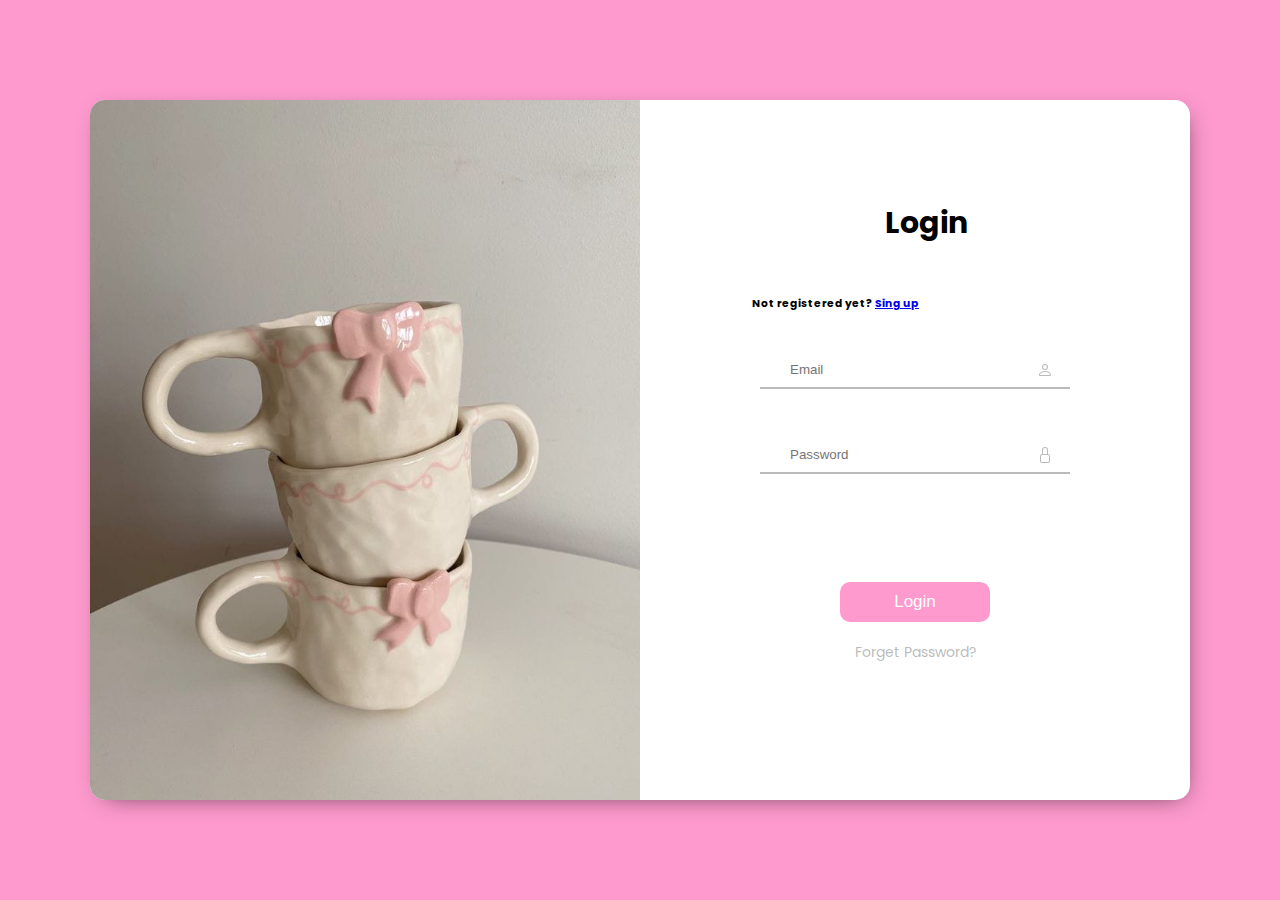
<file: login/login.html>
<!DOCTYPE html>
<html lang="en">
<head>
    <meta charset="UTF-8">
    <meta name="viewport" content="width=device-width, initial-scale=1.0">
    <title>TazArte</title>
    <link rel="stylesheet" href="./login.css">
    <link rel="preconnect" href="https://fonts.googleapis.com">
    <link rel="preconnect" href="https://fonts.gstatic.com" crossorigin>
    <link href="https://fonts.googleapis.com/css2?family=Poppins:ital,wght@0,100;0,200;0,300;0,400;0,500;0,600;0,700;0,800;0,900;1,100;1,200;1,300;1,400;1,500;1,600;1,700;1,800;1,900&display=swap" rel="stylesheet">
   
</head>
<body>
    <div>
        <div></div>
        <div></div>
    </div>
    

    <div class="information">
        <div class="apartado-princial">
            <div class="titulo-1">
               
                <h2>Login </h2>
                

            
            </div>
            
            <div class="info-contacto">
                <div>
                    <h6>Not registered yet? <a  id="sing-up" href="file:///C:/Users/FAMILIA/Desktop/parcial%202/Registro/registro.html">Sing up</a> </h6>
                    <form>
                        <input id="email" type="email" placeholder="Email">
                    </form>

                    <svg  class= icono xmlns="http://www.w3.org/2000/svg" width="16" height="16" fill="currentColor" class="bi bi-person" viewBox="0 0 16 16">
                        <path d="M8 8a3 3 0 1 0 0-6 3 3 0 0 0 0 6m2-3a2 2 0 1 1-4 0 2 2 0 0 1 4 0m4 8c0 1-1 1-1 1H3s-1 0-1-1 1-4 6-4 6 3 6 4m-1-.004c-.001-.246-.154-.986-.832-1.664C11.516 10.68 10.289 10 8 10s-3.516.68-4.168 1.332c-.678.678-.83 1.418-.832 1.664z"/>
                      
                    </svg>
                
                </div>
                <div>
                    <form>
                        <input id="password" type="password" placeholder="Password">
                    </form>
                    <svg class= icono xmlns="http://www.w3.org/2000/svg" width="16" height="16" fill="currentColor" class="bi bi-lock" viewBox="0 0 16 16">
                        <path d="M8 1a2 2 0 0 1 2 2v4H6V3a2 2 0 0 1 2-2m3 6V3a3 3 0 0 0-6 0v4a2 2 0 0 0-2 2v5a2 2 0 0 0 2 2h6a2 2 0 0 0 2-2V9a2 2 0 0 0-2-2M5 8h6a1 1 0 0 1 1 1v5a1 1 0 0 1-1 1H5a1 1 0 0 1-1-1V9a1 1 0 0 1 1-1"/>
                      </svg>
                </div>
                
            </div>
            <div class="botom">
                <form action="../Myaccountpage/account.html">
                    <input type="submit" value="Login">
                </form>
                <p>Forget Password?</p>
            </div>
        </div>
        <div class="fondo2">
            <img id="img1" src="imagenes/imagen loginn.jpeg" alt="" width="790px">
        </div>

    </div>

    
</body>
</html>
</file>
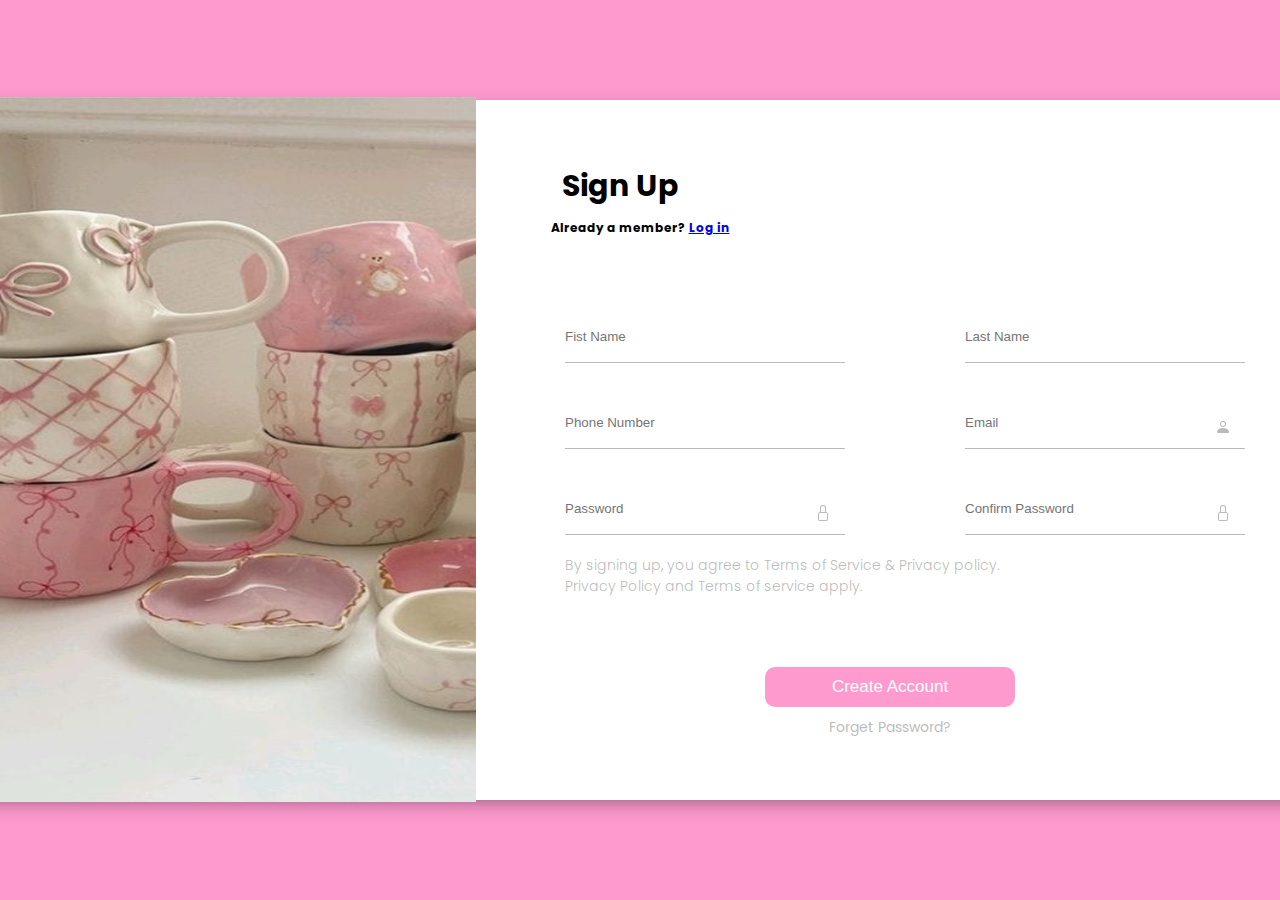
<file: Registro/registro.html>
<!DOCTYPE html>
<html lang="en">
<head>
    <meta charset="UTF-8">
    <meta name="viewport" content="width=device-width, initial-scale=1.0">
    <title>TazArte</title>
    <link rel="stylesheet" href="./registro.css">
    <link rel="preconnect" href="https://fonts.googleapis.com">
    <link rel="preconnect" href="https://fonts.gstatic.com" crossorigin>
    <link href="https://fonts.googleapis.com/css2?family=Poppins:ital,wght@0,100;0,200;0,300;0,400;0,500;0,600;    
        0,700;0,800;0,900;1,100;1,200;1,300;1,400;1,500;1,600;1,700;1,800;1,900&display=swap" rel="stylesheet">
</head>
<body>
    <div class="fondo2">
        <img id="img1" src="imagenes/WhatsApp Image 2024-09-18 at 12.27.20 AM.jpeg" alt="" width="790px">
    </div>
    

    <div class="information">
        
        <div class="apartado-princial">
            
            
            <div class="info-contacto">
                <div class="titulo-1">
               
                    <h2>Sign Up</h2>
                
                </div>
                <div class="log-in">
                    <h6 > Already a member? <a href="../Login/login.html">Log in</a> </h6>
                
                </div>
                <div class="formulario">
                    <div class="form-1">
                        <form>
                            <input type="Fist Name" placeholder="Fist Name">
                        </form>
                        <form>
                            <input  type="Phone Number" placeholder="Phone Number">
                        </form>
                        <form>
                            <input  type="password" placeholder="Password">
                        </form>
                        <svg id= icono1 xmlns="http://www.w3.org/2000/svg" width="16" height="16" fill="currentColor" class="bi bi-lock" viewBox="0 0 16 16">
                            <path d="M8 1a2 2 0 0 1 2 2v4H6V3a2 2 0 0 1 2-2m3 6V3a3 3 0 0 0-6 0v4a2 2 0 0 0-2 2v5a2 2 0 0 0 2 2h6a2 2 0 0 0 2-2V9a2 2 0 0 0-2-2M5
                            8h6a1 1 0 0 1 1 1v5a1 1 0 0 1-1 1H5a1 1 0 0 1-1-1V9a1 1 0 0 1 1-1"/>
                        </svg>
                    </div>
                        <div class="form2">
                        <form>
                            <input type="Last Name" placeholder="Last Name">
                        </form>
                        <form>
                            <input  type="email" placeholder="Email">
                        </form>

                        <svg  id= icono2 xmlns="http://www.w3.org/2000/svg" width="16" height="16" fill="currentColor" class="bi bi-person" viewBox="0 0 16 16">
                            <path d="M8 8a3 3 0 1 0 0-6 3 3 0 0 0 0 6m2-3a2 2 0 1 1-4 0 2 2 0 0 1 4 0m4 8c0 1-1 1-1 1H3s-1 0-1-1 1-4 6-4 6 3 6 4m-1-.004c-.001-
                            .246-.154-.986-.832-1.664C11.516 10.68 10.289 10 8 10s-3.516.68-4.168 1.332c-.678.678-.83 1.418-.832 1.664z"/></svg>
                        
                        </svg>
                        <form>
                            <input type="Confirm Password" placeholder="Confirm Password">
                        </form>
                        <svg id= icono3 xmlns="http://www.w3.org/2000/svg" width="16" height="16" fill="currentColor" class="bi bi-lock" viewBox="0 0 16 16">
                            <path d="M8 1a2 2 0 0 1 2 2v4H6V3a2 2 0 0 1 2-2m3 6V3a3 3 0 0 0-6 0v4a2 2 0 0 0-2 2v5a2 2 0 0 0 2 2h6a2 2 0 0 0 2-2V9a2 2 0 0 0-2-2M5
                            8h6a1 1 0 0 1 1 1v5a1 1 0 0 1-1 1H5a1 1 0 0 1-1-1V9a1 1 0 0 1 1-1"/>
                            
                        </svg>
                        <div class="info-final">
                            <p>By signing up, you agree to Terms of Service & Privacy policy.<br>
                                Privacy Policy and Terms of service apply.  </p>
                        </div>
                    </div>
                        
                    </div>
                    </div>
                    
                
                <div class="botom">
                    <form action="../Myaccountpage/account.html">
                       <input type="submit" value=  "Create Account">
                    </form>
                    <p>Forget Password?</p>
                </div>
            </div>
        </div>   

    </div>

</body>
</html>
</file>
<file: login/login.css>
* {
    padding: 0;
    margin: 0;
  }
body{ 
    font-family: "Poppins", sans-serif;
    font-weight: 400;
    font-style: normal;
    height: 100vh;
    background-color:#FE9ACE;
    background-position: center;
    background-repeat: no-repeat;
    background-size: cover;
    background-attachment: fixed;
    display: flex;
    justify-content: center;
    align-items: center;
    display: flex;
    
 }
 

.information  {
    background-color: white;
    height: 700px;
    width: 1100px;
    -webkit-box-shadow: 4px 6px 26px -12px rgba(0,0,0,0.76);
    -moz-box-shadow: 4px 6px 26px -12px rgba(0,0,0,0.76);
    box-shadow: 4px 6px 26px -12px rgba(0,0,0,0.76);
    display: flex;
    justify-content: space-between;
    order: 1;
    border-radius: 15px;    
    
}
.apartado-princial {
    order: 2;
    width: 700px;
}
#img1  {
    width: 550px;
    height: 700px;
    border-top-left-radius: 15px;
    border-bottom-left-radius: 15px;
}
.fondo2  {
    order: 1;  
    align-items: center;
    justify-content: center;
}

.info-contacto svg.icono
{
    margin-left: 285px;
}

.titulo-1  {
    margin-top:100px;
    display: inline-flex;
    margin-left: 245px;
    font-family: "Poppins", sans-serif;
    font-weight: 700;
    font-style: normal;
    font-size: 20px;    
}
.titulo-1 p  {
    margin-top: 30px;
    font-weight: bold;
    margin-left: 10px;
}

.second  {
    align-items: center;
    justify-content: center;
    display: flex;
    margin-top: 10px;
    margin-bottom: 70px;
}
.info-contacto  {
    display: flex;
    flex-direction: column;
    align-items: center;
    justify-content:center;
    object-position: 5px 10%;
    margin-top: 50px;
    font-family: "Poppins", sans-serif;
    font-weight: 400;
    font-style: normal;   
}


.info-contacto input  {
    background-color: transparent;
    border: none;
    border-bottom: 2px  solid rgba(128, 128, 128, 0.546);
    border-radius: 0;
    width: 280px;
    height: 35px;
    padding-left: 30px;
    margin: 8px;
    color: rgba(128, 128, 128, 0.546);
    margin-top: 40px;
    
}
.info-contacto svg  {
    position: absolute;
    margin-top: -35px;
    margin-left: 15px;
    color: rgba(128, 128, 128, 0.546);
}
.verification  {
    display: flex;
    align-items: end;
    justify-content: end;
    margin-top: -17px;
    margin-right: 25px;
    font-weight: bold;
}
.verification p  {
    position: absolute; 
    font-style: italic;
}
.botom  {
    margin-top: 100px;
    margin-left: 200px;
    margin-right: 200px;
    align-items: center;
    justify-content: center;
    margin-bottom: 300px;
   

}
.botom p  {
    margin-left: 15px;
    font-size: 14px;
    color: rgba(128, 128, 128, 0.546);
    margin-top: 20px;
}
.botom input  {
    border: none;
    width: 150px;
    height: 40px;
    background-color:#FE9ACE;
    border-radius: 10px;
    color: white;
    font-size: 17px;
    cursor: pointer; 
    transition: background-color 0.3s;
}
.botom input[type="submit"]:hover {
    background-color: #FE9ACE
}
#sing-up  {
    cursor: pointer;
}
</file>
<file: Registro/registro.css>
* {
    padding: 0;
    margin: 0;
  }
body{ 
    font-family: "Poppins", sans-serif;
    font-weight: 400;
    font-style: normal;
    height: 100vh;
    background-color:#FE9ACE;
    background-position: center;
    background-repeat: no-repeat;
    background-size: cover;
    background-attachment: fixed;
    display: flex;
    justify-content: center;
    align-items: center;
    display: flex;
    
 }
 

.information  {
    background-color: white;
    height: 700px;
    width: 1400px;
    -webkit-box-shadow: 4px 6px 26px -12px rgba(0,0,0,0.76);
    -moz-box-shadow: 4px 6px 26px -12px rgba(0,0,0,0.76);
    box-shadow: 4px 6px 26px -12px rgba(0,0,0,0.76);
    display: flex;
    justify-content: space-between;
    order: 1;
    border-radius: 15px;   
    position:absolute;
    
}

.apartado-princial {
    flex: 1;
    order: 2;
    width: 705px;

    display: flex;
    flex-direction: column;
    align-items: center;
    justify-content: center;
    
}
#img1  {
    width: 572px;
    height: 705px;
    border-top-left-radius: 15px;
    border-bottom-left-radius: 15px;
    position: relative;
    margin-right: 900px;
    margin-top: 5px;

}
.fondo2  {
    
    order: 1;  
    align-items: center;
    justify-content: center;
    margin: left 0px;
      
}

.info-contacto svg.icono
{
    margin-left: 285px;
}

.titulo-1  {
    margin-top:  500px;
    display: inline-flex;
    margin-left: -170px;
    font-family: "Poppins", sans-serif;
    font-weight: 700;
    font-style: normal;
    font-size: 20px;    
}
.log-in  {
    margin-left: -130px;
    font-size: 18px;
    font-family: "Poppins", sans-serif;
    font-weight: 400;
    font-style: normal;
    margin-top: 10px;
    margin-bottom: 30px;
}


.first  {
    display: flex;
    align-items: center;
    justify-content: center;
    margin-top: 60px;
}
.second  {
    align-items: center;
    justify-content: center;
    display: flex;
    margin-top: 10px;
    margin-bottom: 70px;
}
.info-contacto  {
    display: flex;
    flex-direction: column;
    align-items: center;
    justify-content:center;
    font-family: "Poppins", sans-serif;
    font-weight: 400;
    font-style: normal; 
    margin-top: 0;
      
}


.info-contacto input  {
    background-color: transparent;
    border: none;
    border-bottom: 1px  solid rgba(128, 128, 128, 0.546);
    border-radius: 0;
    width: 280px;
    height: 50px;
    margin: 0px;
    color: rgba(128, 128, 128, 0.546);
    margin-top: 35px;

}
.info-contacto svg  {
    position: absolute;
    margin-top: 140px;
    margin-left: 5px;
    margin-right: 80px;
    color: rgba(128, 128, 128, 0.546);
    
    

}
.info-contacto
{
    display: flex;
    flex-direction: column;
    align-items: center;
    justify-content:center;
    object-position: 0px 10%;
    margin-top: 0px;
    font-family: "Poppins", sans-serif;
    font-weight: 300;
    font-style: normal; 
    margin-left:130px;
   
 
}
.form-1
{
    margin-top: 10px; 
    margin-left: 400px;

}

.form2 {
    margin-top: -258px; 
    margin-left: 800px;
}

.botom  {
   
   margin-top: 70px;
    align-items: center;
    justify-content: center;
    margin-bottom: 500px;
    justify-content: center;
    text-align: center;
    margin-left: 500px;

}

.botom p  {
    margin-left: 0px;
    font-size: 14px;
    color: rgba(128, 128, 128, 0.546);
    margin-top: 10px;
}

.botom input  {
    border: none;
    width: 250px;
    height: 40px;
    background-color:#FE9ACE;
    border-radius: 10px;
    color: white;
    font-size: 17px;
    cursor: pointer; 
    transition: background-color 0.3s;
    
}
    
.botom input[type="submit"]:hover {
    background-color: #FE9ACE
}

.info-final {

    margin-left: -400px;
    font-size: 14px;
    color: rgba(128, 128, 128, 0.546);
    margin-top: 20px;
}
#icono1
{
    margin-top: -30px;
    margin-left:250px;
}
#icono2
{
    margin-top: -30px;
    margin-left:250px;
}
#icono3
{
    margin-top: -30px;
    margin-left:250px; 
}
</file>
